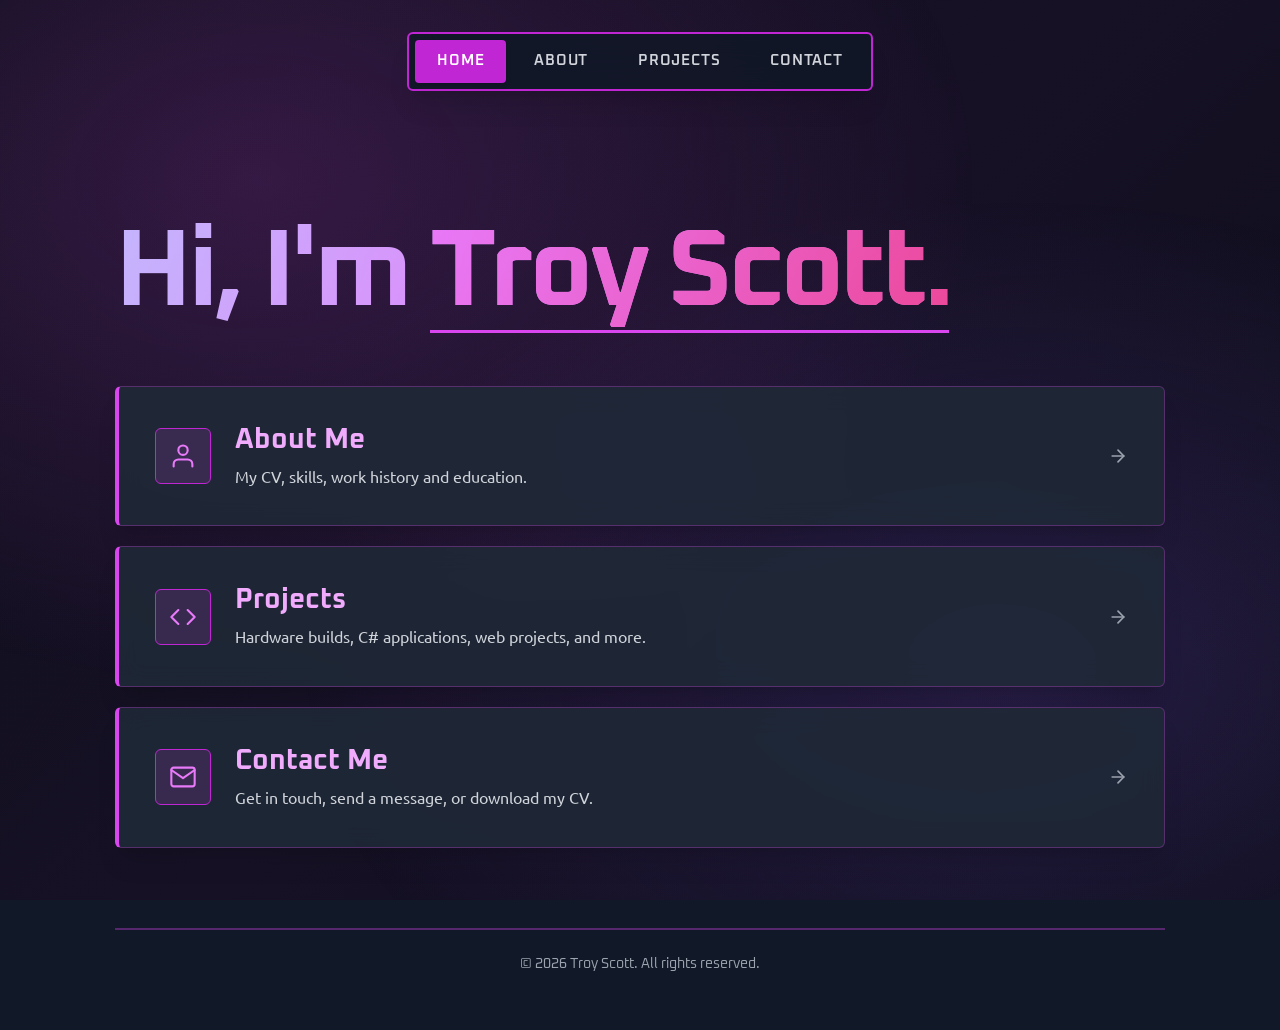
<file: index.html>
<!DOCTYPE html>
<html lang="en">

<head>
    <meta charset="UTF-8">
    <meta name="viewport" content="width=device-width, initial-scale=1.0">
    <meta name="description"
        content="Troy Scott's portfolio - IT Technical Support student, hardware enthusiast, and web developer.">
    <title>Portfolio | Troy Scott</title>
    <link rel="stylesheet" href="style.css?v=2">
</head>

<body>
    <nav>
        <ul>
            <li><a href="index.html" aria-current="page">Home</a></li>
            <li><a href="about.html">About</a></li>
            <li><a href="projects.html">Projects</a></li>
            <li><a href="contact.html">Contact</a></li>
        </ul>
    </nav>

    <main id="home">
        <header>
            <h1>Hi, I'm <span>Troy Scott.</span></h1>
        </header>

        <div class="nav-cards">
            <a href="about.html" class="nav-card">
                <div class="nav-card-icon">
                    <svg width="28" height="28" fill="none" stroke="currentColor" stroke-width="1.8"
                        stroke-linecap="round" stroke-linejoin="round" viewBox="0 0 24 24">
                        <path d="M20 21v-2a4 4 0 0 0-4-4H8a4 4 0 0 0-4 4v2"></path>
                        <circle cx="12" cy="7" r="4"></circle>
                    </svg>
                </div>
                <div class="nav-card-body">
                    <h2>About Me</h2>
                    <p>My CV, skills, work history and education.</p>
                </div>
                <div class="nav-card-arrow">
                    <svg width="20" height="20" fill="none" stroke="currentColor" stroke-width="2"
                        stroke-linecap="round" stroke-linejoin="round" viewBox="0 0 24 24">
                        <line x1="5" y1="12" x2="19" y2="12"></line>
                        <polyline points="12 5 19 12 12 19"></polyline>
                    </svg>
                </div>
            </a>

            <a href="projects.html" class="nav-card">
                <div class="nav-card-icon">
                    <svg width="28" height="28" fill="none" stroke="currentColor" stroke-width="1.8"
                        stroke-linecap="round" stroke-linejoin="round" viewBox="0 0 24 24">
                        <polyline points="16 18 22 12 16 6"></polyline>
                        <polyline points="8 6 2 12 8 18"></polyline>
                    </svg>
                </div>
                <div class="nav-card-body">
                    <h2>Projects</h2>
                    <p>Hardware builds, C# applications, web projects, and more.</p>
                </div>
                <div class="nav-card-arrow">
                    <svg width="20" height="20" fill="none" stroke="currentColor" stroke-width="2"
                        stroke-linecap="round" stroke-linejoin="round" viewBox="0 0 24 24">
                        <line x1="5" y1="12" x2="19" y2="12"></line>
                        <polyline points="12 5 19 12 12 19"></polyline>
                    </svg>
                </div>
            </a>

            <a href="contact.html" class="nav-card">
                <div class="nav-card-icon">
                    <svg width="28" height="28" fill="none" stroke="currentColor" stroke-width="1.8"
                        stroke-linecap="round" stroke-linejoin="round" viewBox="0 0 24 24">
                        <path d="M4 4h16c1.1 0 2 .9 2 2v12c0 1.1-.9 2-2 2H4c-1.1 0-2-.9-2-2V6c0-1.1.9-2 2-2z"></path>
                        <polyline points="22,6 12,13 2,6"></polyline>
                    </svg>
                </div>
                <div class="nav-card-body">
                    <h2>Contact Me</h2>
                    <p>Get in touch, send a message, or download my CV.</p>
                </div>
                <div class="nav-card-arrow">
                    <svg width="20" height="20" fill="none" stroke="currentColor" stroke-width="2"
                        stroke-linecap="round" stroke-linejoin="round" viewBox="0 0 24 24">
                        <line x1="5" y1="12" x2="19" y2="12"></line>
                        <polyline points="12 5 19 12 12 19"></polyline>
                    </svg>
                </div>
            </a>
        </div>
    </main>

    <footer>
        <p>&copy; 2026 Troy Scott. All rights reserved.</p>
    </footer>
</body>

</html>
</file>
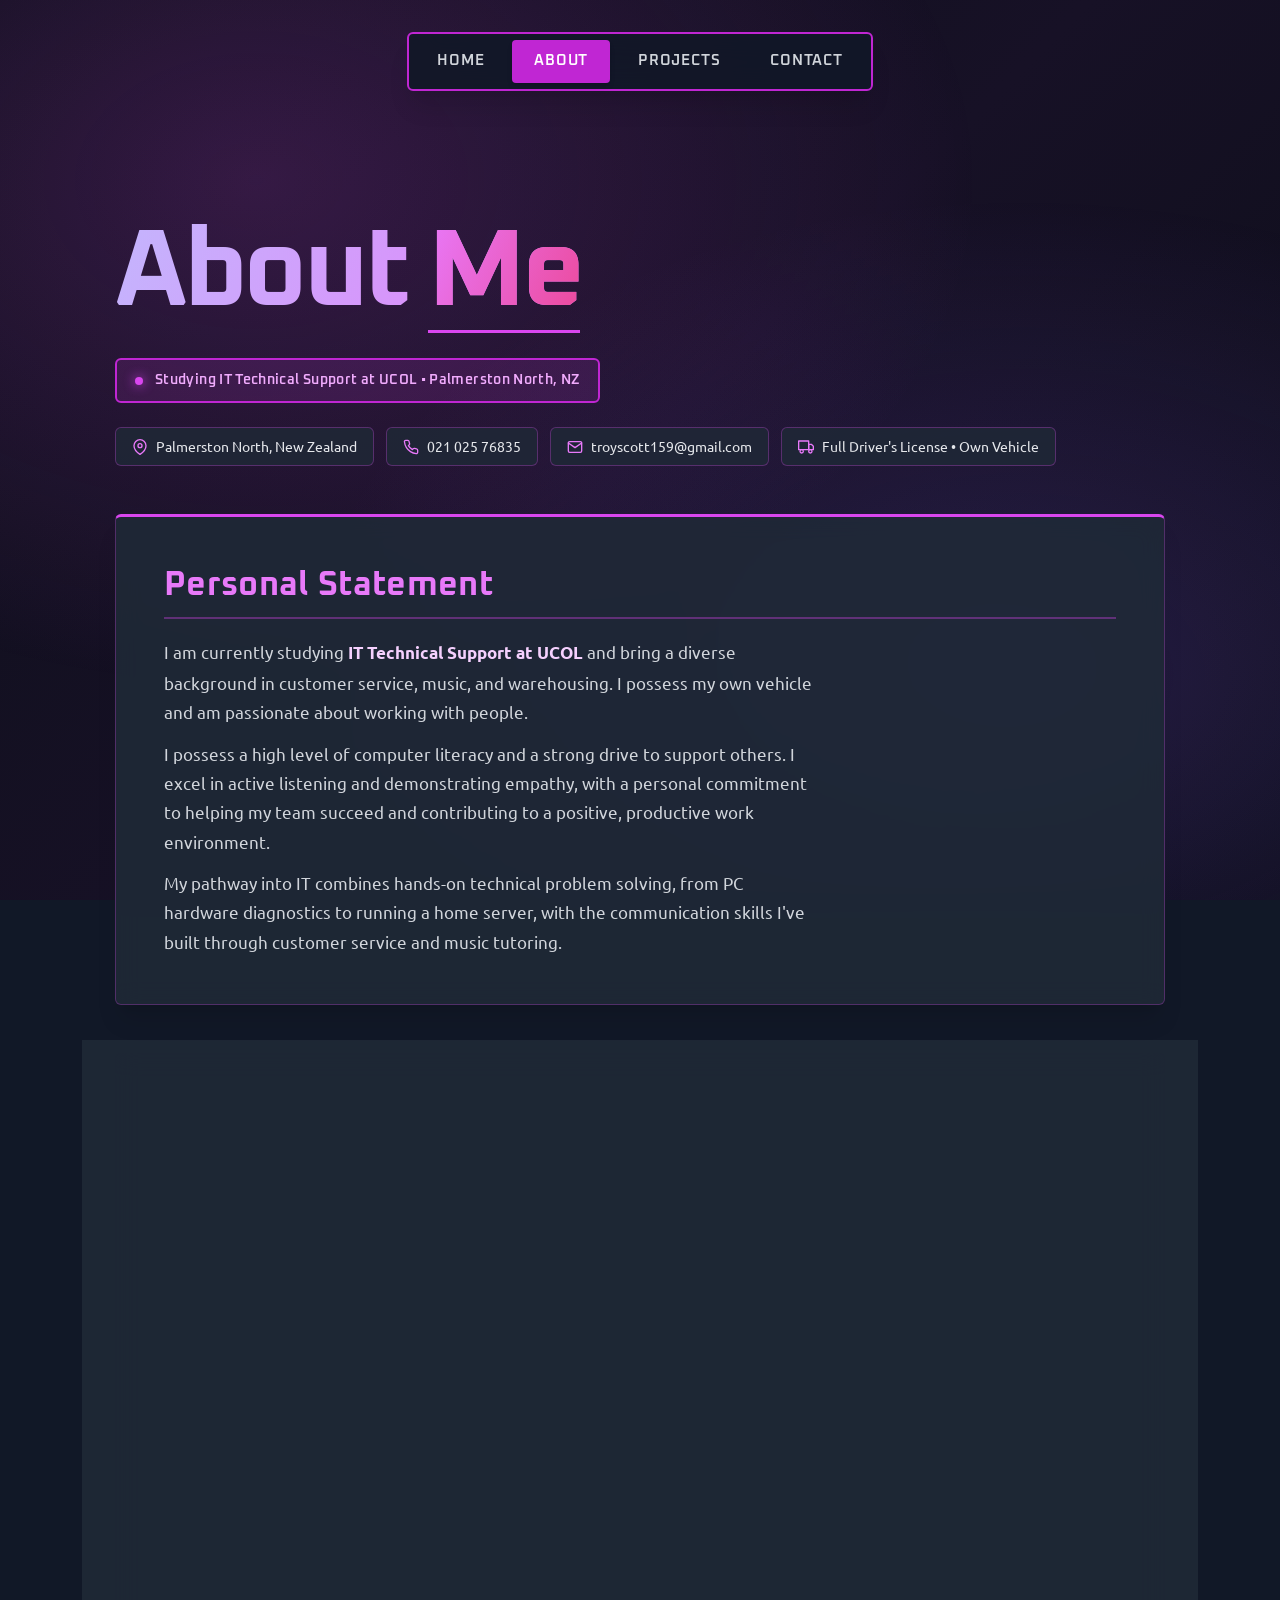
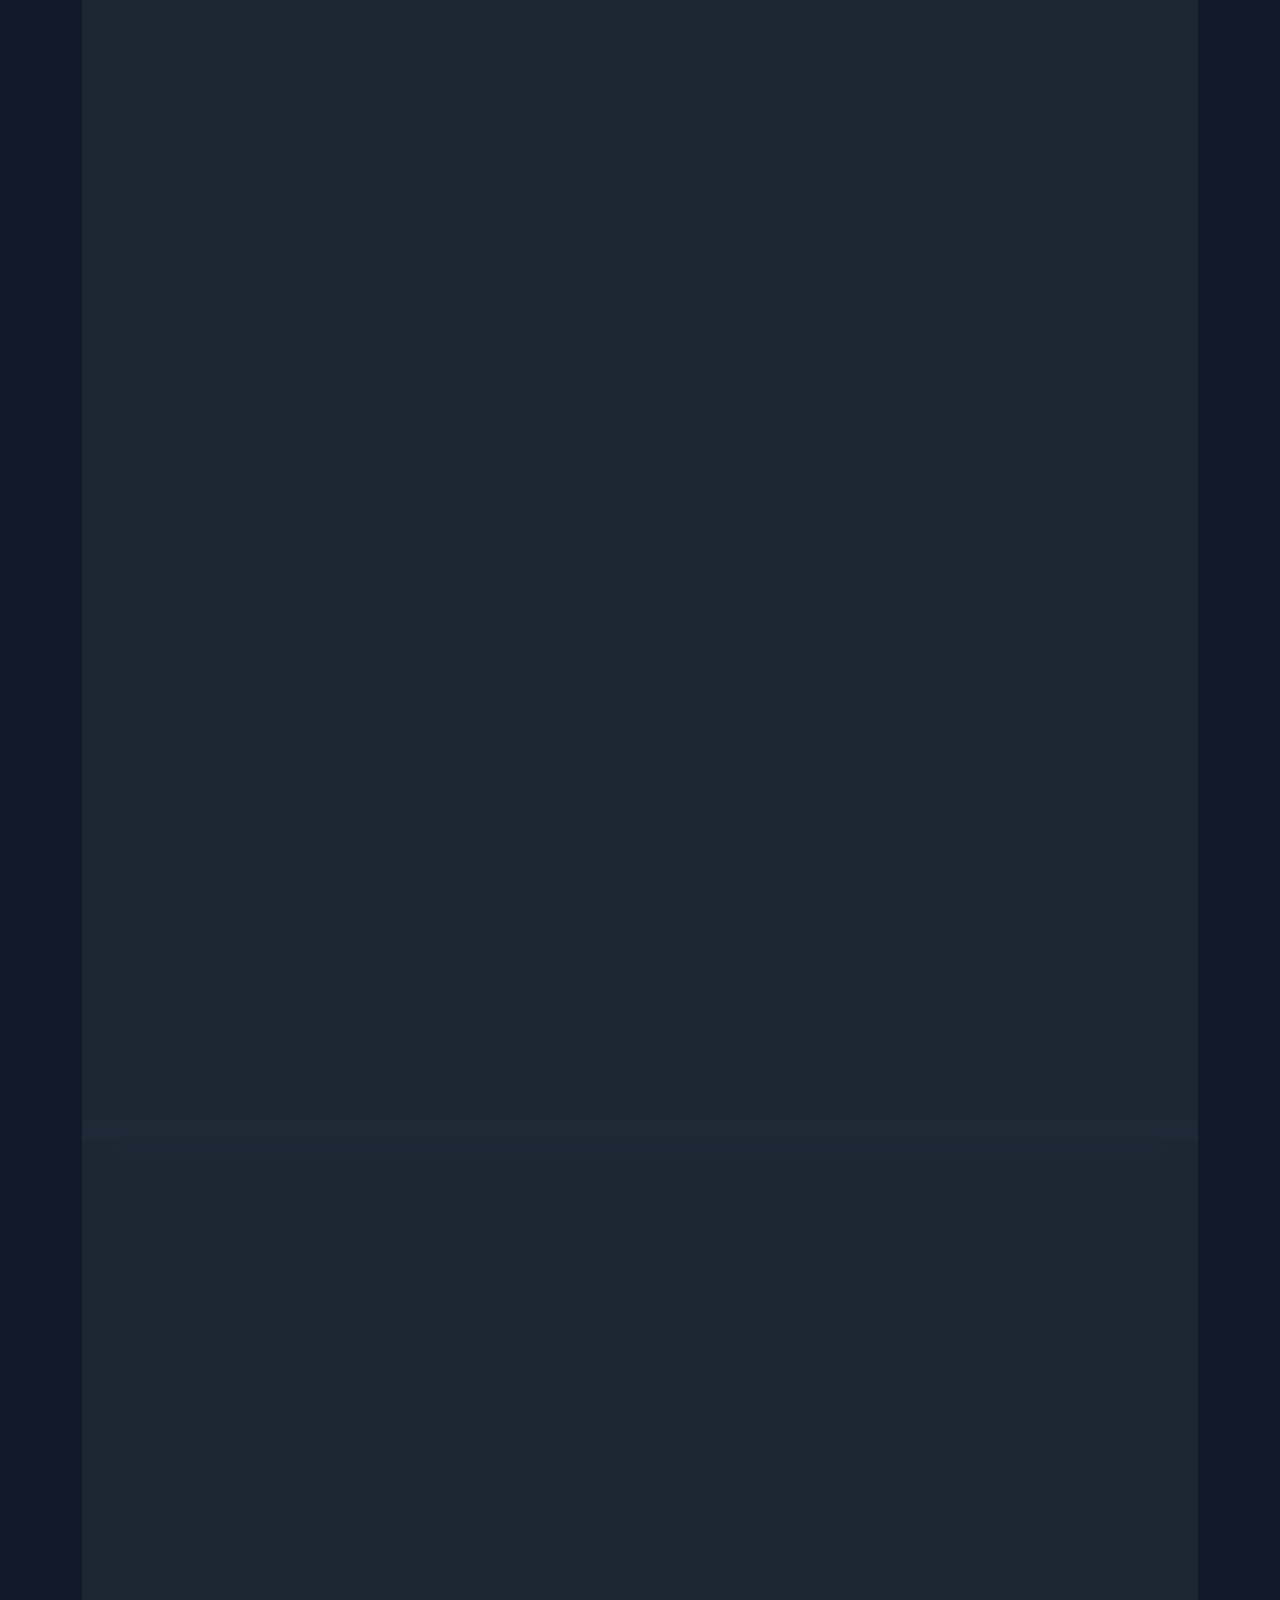
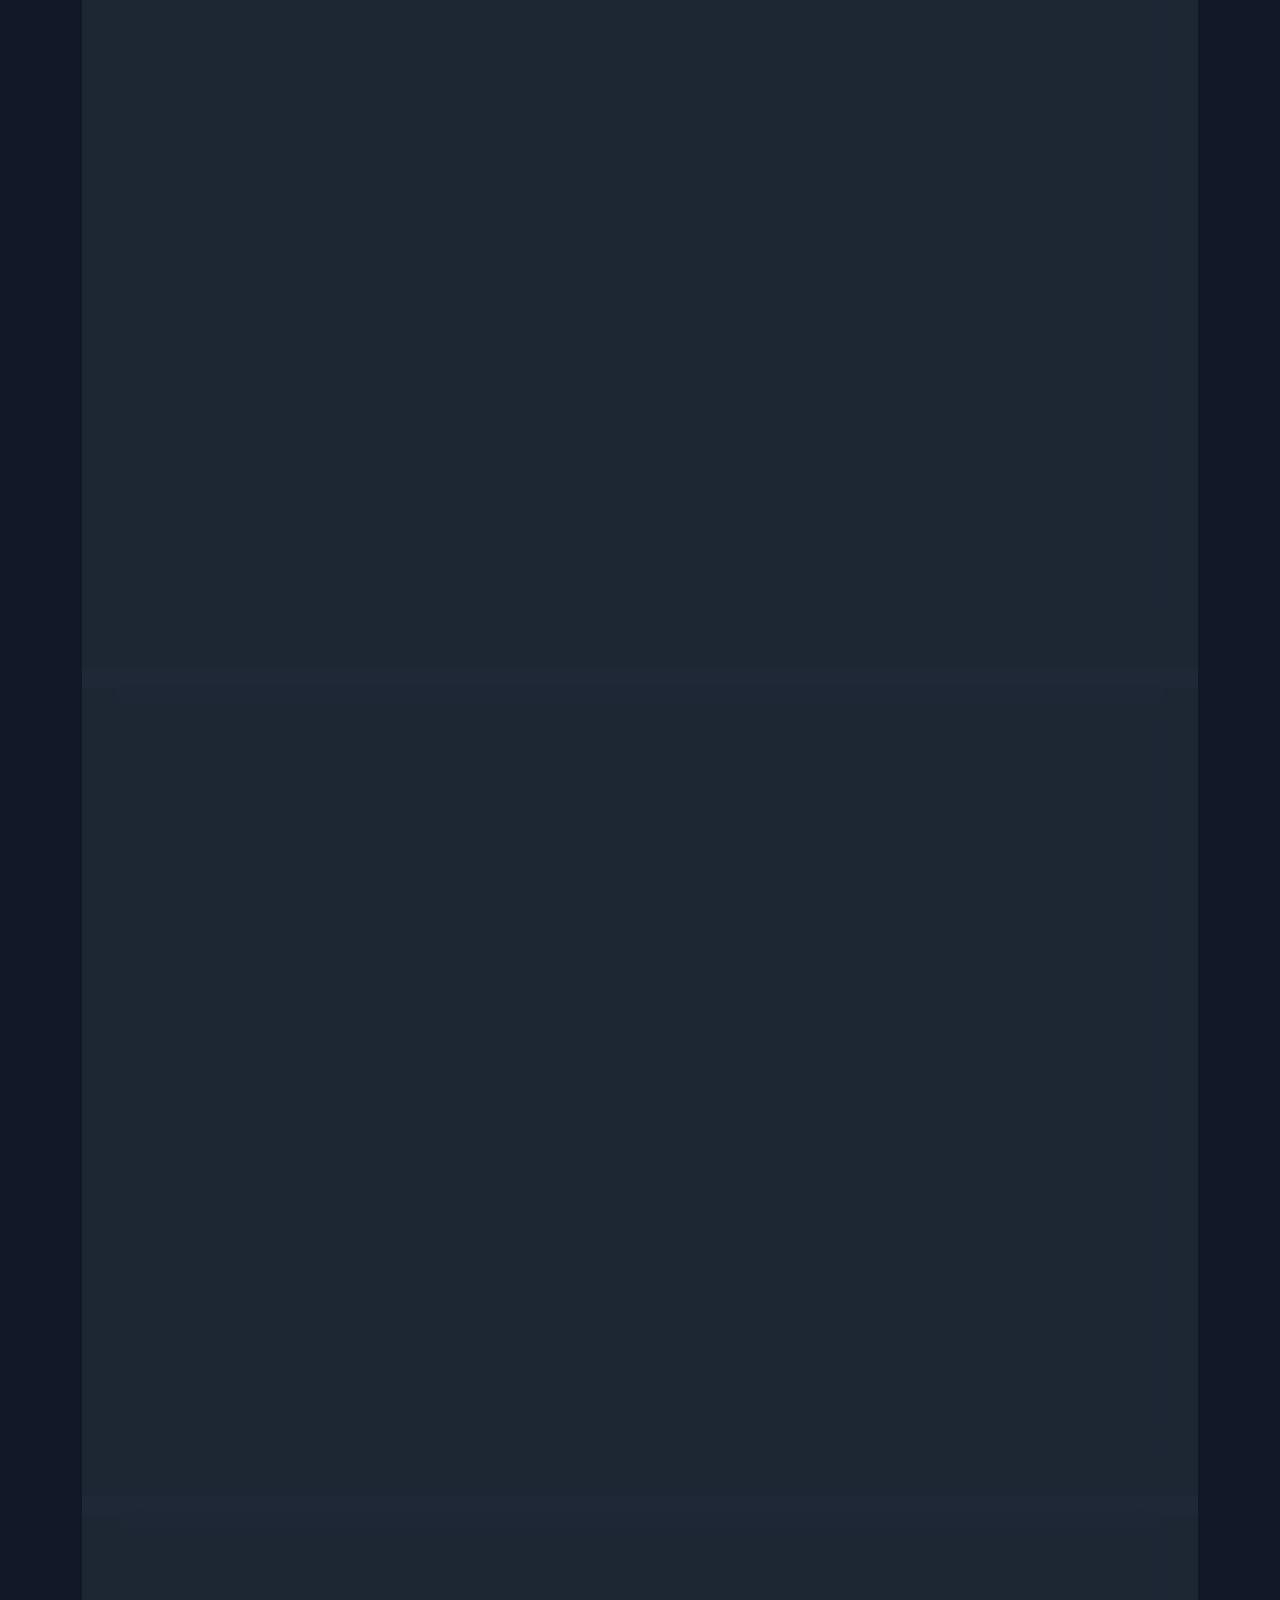
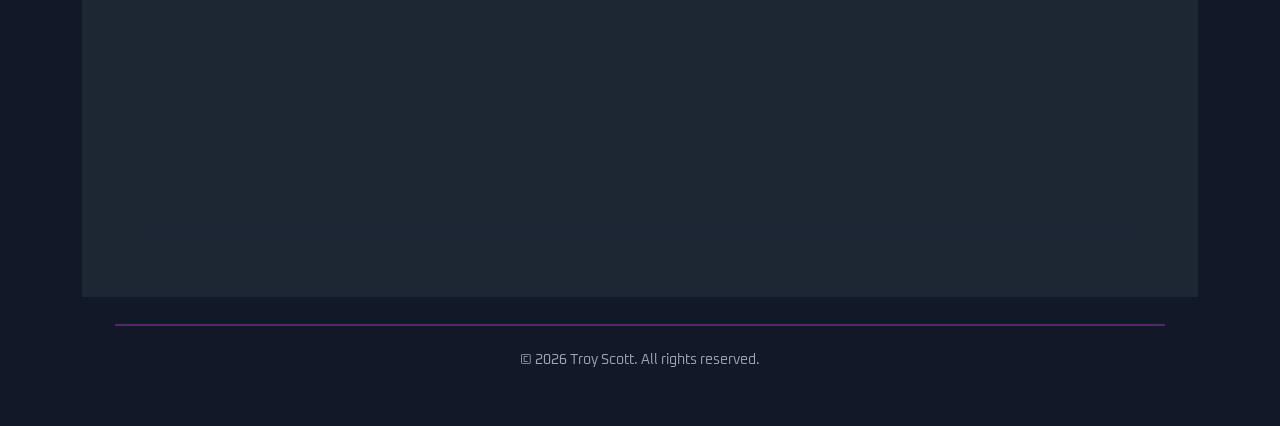
<file: about.html>
<!DOCTYPE html>
<html lang="en">

<head>
    <meta charset="UTF-8">
    <meta name="viewport" content="width=device-width, initial-scale=1.0">
    <meta name="description"
        content="Troy Scott - IT Technical Support student at UCOL, hardware diagnostician, systems enthusiast, and problem solver. View resume, skills, work experience, and education.">
    <title>About Me | Troy Scott</title>
    <link rel="stylesheet" href="style.css?v=2">
</head>

<body>
    <nav>
        <ul>
            <li><a href="index.html">Home</a></li>
            <li><a href="about.html" aria-current="page">About</a></li>
            <li><a href="projects.html">Projects</a></li>
            <li><a href="contact.html">Contact</a></li>
        </ul>
    </nav>

    <main id="about-page">
        <header>
            <h1>About <span>Me</span></h1>
            <p class="status">Studying IT Technical Support at UCOL &bull; Palmerston North, NZ</p>

            <div class="quick-info-bar">
                <div class="quick-info-item">
                    <svg width="16" height="16" fill="none" stroke="currentColor" stroke-width="2"
                        stroke-linecap="round" stroke-linejoin="round" viewBox="0 0 24 24">
                        <path d="M21 10c0 7-9 13-9 13s-9-6-9-13a9 9 0 0 1 18 0z"></path>
                        <circle cx="12" cy="10" r="3"></circle>
                    </svg>
                    <span>Palmerston North, New Zealand</span>
                </div>

                <div class="quick-info-item">
                    <svg width="16" height="16" fill="none" stroke="currentColor" stroke-width="2"
                        stroke-linecap="round" stroke-linejoin="round" viewBox="0 0 24 24">
                        <path
                            d="M22 16.92v3a2 2 0 0 1-2.18 2 19.79 19.79 0 0 1-8.63-3.07 19.5 19.5 0 0 1-6-6 19.79 19.79 0 0 1-3.07-8.67A2 2 0 0 1 4.11 2h3a2 2 0 0 1 2 1.72 12.84 12.84 0 0 0 .7 2.81 2 2 0 0 1-.45 2.11L8.09 9.91a16 16 0 0 0 6 6l1.27-1.27a2 2 0 0 1 2.11-.45 12.84 12.84 0 0 0 2.81.7A2 2 0 0 1 22 16.92z">
                        </path>
                    </svg>
                    <a href="tel:02102576835">021 025 76835</a>
                </div>

                <div class="quick-info-item">
                    <svg width="16" height="16" fill="none" stroke="currentColor" stroke-width="2"
                        stroke-linecap="round" stroke-linejoin="round" viewBox="0 0 24 24">
                        <path d="M4 4h16c1.1 0 2 .9 2 2v12c0 1.1-.9 2-2 2H4c-1.1 0-2-.9-2-2V6c0-1.1.9-2 2-2z"></path>
                        <polyline points="22,6 12,13 2,6"></polyline>
                    </svg>
                    <a href="mailto:troyscott159@gmail.com">troyscott159@gmail.com</a>
                </div>

                <div class="quick-info-item">
                    <svg width="16" height="16" fill="none" stroke="currentColor" stroke-width="2"
                        stroke-linecap="round" stroke-linejoin="round" viewBox="0 0 24 24">
                        <rect x="1" y="3" width="15" height="13"></rect>
                        <polygon points="16 8 20 8 23 11 23 16 16 16 16 8"></polygon>
                        <circle cx="5.5" cy="18.5" r="2.5"></circle>
                        <circle cx="18.5" cy="18.5" r="2.5"></circle>
                    </svg>
                    <span>Full Driver's License &bull; Own Vehicle</span>
                </div>
            </div>
        </header>

        <section class="card" id="profile">
            <h2>Personal Statement</h2>

            <p>
                I am currently studying <strong>IT Technical Support at UCOL</strong> and bring a diverse background in
                customer service, music, and warehousing. I possess my own vehicle and am passionate about working with
                people.
            </p>
            <p>
                I possess a high level of computer literacy and a strong drive to support others. I excel in active
                listening and demonstrating empathy, with a personal commitment to helping my team succeed and
                contributing to a positive, productive work environment.
            </p>
            <p>
                My pathway into IT combines hands-on technical problem solving, from PC hardware diagnostics to
                running a home server, with the communication skills I've built through customer service and music
                tutoring.
            </p>
        </section>

        <section class="card" id="skills">
            <h2>Skills</h2>

            <div class="skills-grid">
                <div class="skill-card">
                    <div class="skill-card-top">
                        <div class="skill-card-header">
                            <div class="skill-icon-wrapper">
                                <svg width="20" height="20" fill="none" stroke="currentColor" stroke-width="2"
                                    stroke-linecap="round" stroke-linejoin="round" viewBox="0 0 24 24">
                                    <rect x="4" y="4" width="16" height="16" rx="2" ry="2"></rect>
                                    <rect x="9" y="9" width="6" height="6"></rect>
                                    <line x1="9" y1="1" x2="9" y2="4"></line>
                                    <line x1="15" y1="1" x2="15" y2="4"></line>
                                    <line x1="9" y1="20" x2="9" y2="23"></line>
                                    <line x1="15" y1="20" x2="15" y2="23"></line>
                                    <line x1="20" y1="9" x2="23" y2="9"></line>
                                    <line x1="20" y1="14" x2="23" y2="14"></line>
                                    <line x1="1" y1="9" x2="4" y2="9"></line>
                                    <line x1="1" y1="14" x2="4" y2="14"></line>
                                </svg>
                            </div>
                            <h3>Hardware Repair &amp; Diagnostics</h3>
                        </div>
                        <p>
                            Custom PC building and diagnostics (AMD/NVIDIA architectures), thermal management, and
                            electronics repair (diagnosing power delivery, sleep sensors, and mechanical faults in
                            devices ranging from Nintendo consoles to vintage audio equipment).
                        </p>
                    </div>
                    <ul class="tech-stack">
                        <li>AMD &amp; NVIDIA Architectures</li>
                        <li>Custom PC Building</li>
                        <li>Thermal Management</li>
                        <li>Electronics Repair</li>
                        <li>Power Delivery Diagnostics</li>
                        <li>Console &amp; Audio Equipment</li>
                    </ul>
                </div>

                <div class="skill-card">
                    <div class="skill-card-top">
                        <div class="skill-card-header">
                            <div class="skill-icon-wrapper">
                                <svg width="20" height="20" fill="none" stroke="currentColor" stroke-width="2"
                                    stroke-linecap="round" stroke-linejoin="round" viewBox="0 0 24 24">
                                    <polyline points="4 17 10 11 4 5"></polyline>
                                    <line x1="12" y1="19" x2="20" y2="19"></line>
                                </svg>
                            </div>
                            <h3>Software &amp; OS</h3>
                        </div>
                        <p>
                            Windows environment optimization, Linux CLI, BIOS configuration (including
                            SVM/Virtualization), custom firmware installation, and systematic software troubleshooting.
                        </p>
                    </div>
                    <ul class="tech-stack">
                        <li>Windows Optimization</li>
                        <li>Linux CLI</li>
                        <li>BIOS Configuration</li>
                        <li>SVM / Virtualization</li>
                        <li>Custom Firmware</li>
                        <li>Software Troubleshooting</li>
                    </ul>
                </div>

                <div class="skill-card">
                    <div class="skill-card-top">
                        <div class="skill-card-header">
                            <div class="skill-icon-wrapper">
                                <svg width="20" height="20" fill="none" stroke="currentColor" stroke-width="2"
                                    stroke-linecap="round" stroke-linejoin="round" viewBox="0 0 24 24">
                                    <circle cx="12" cy="12" r="10"></circle>
                                    <line x1="2" y1="12" x2="22" y2="12"></line>
                                    <path
                                        d="M12 2a15.3 15.3 0 0 1 4 10 15.3 15.3 0 0 1-4 10 15.3 15.3 0 0 1-4-10 15.3 15.3 0 0 1 4-10z">
                                    </path>
                                </svg>
                            </div>
                            <h3>Networking</h3>
                        </div>
                        <p>
                            Dedicated server deployment (Google Cloud Platform, Linux/SSH), firewall configuration, and
                            performance profiling. Cisco experience (CLI and setup/configuration) and hardware
                            deployment across various brands of switches and routers.
                        </p>
                    </div>
                    <ul class="tech-stack">
                        <li>Google Cloud Platform</li>
                        <li>Linux / SSH</li>
                        <li>Firewall Configuration</li>
                        <li>Cisco CLI</li>
                        <li>Switches &amp; Routers</li>
                        <li>Performance Profiling</li>
                    </ul>
                </div>

                <div class="skill-card">
                    <div class="skill-card-top">
                        <div class="skill-card-header">
                            <div class="skill-icon-wrapper">
                                <svg width="20" height="20" fill="none" stroke="currentColor" stroke-width="2"
                                    stroke-linecap="round" stroke-linejoin="round" viewBox="0 0 24 24">
                                    <polyline points="16 18 22 12 16 6"></polyline>
                                    <polyline points="8 6 2 12 8 18"></polyline>
                                </svg>
                            </div>
                            <h3>Programming &amp; Web Development</h3>
                        </div>
                        <p>
                            Application development in C#, modern frontend design (HTML, CSS, JavaScript), and database
                            querying with SQL scripting, utilizing Visual Studio Code as a primary environment.
                        </p>
                    </div>
                    <ul class="tech-stack">
                        <li>C#</li>
                        <li>.NET</li>
                        <li>HTML5 &amp; CSS3</li>
                        <li>JavaScript</li>
                        <li>SQL Scripting</li>
                        <li>Visual Studio Code</li>
                    </ul>
                </div>

                <div class="skill-card">
                    <div class="skill-card-top">
                        <div class="skill-card-header">
                            <div class="skill-icon-wrapper">
                                <svg width="20" height="20" fill="none" stroke="currentColor" stroke-width="2"
                                    stroke-linecap="round" stroke-linejoin="round" viewBox="0 0 24 24">
                                    <ellipse cx="12" cy="5" rx="9" ry="3"></ellipse>
                                    <path d="M21 12c0 1.66-4 3-9 3s-9-1.34-9-3"></path>
                                    <path d="M3 5v14c0 1.66 4 3 9 3s9-1.34 9-3V5"></path>
                                </svg>
                            </div>
                            <h3>Database &amp; Systems Analysis</h3>
                        </div>
                        <p>
                            Relational database design, Entity-Relationship Diagram (ERD) modelling (mapping 1:M and M:M
                            relationships), data normalization, and system requirements analysis.
                        </p>
                    </div>
                    <ul class="tech-stack">
                        <li>Relational Database Design</li>
                        <li>ERD Modelling</li>
                        <li>1:M &amp; M:M Relationships</li>
                        <li>Data Normalization</li>
                        <li>System Requirements</li>
                    </ul>
                </div>

                <div class="skill-card">
                    <div class="skill-card-top">
                        <div class="skill-card-header">
                            <div class="skill-icon-wrapper">
                                <svg width="20" height="20" fill="none" stroke="currentColor" stroke-width="2"
                                    stroke-linecap="round" stroke-linejoin="round" viewBox="0 0 24 24">
                                    <rect x="2" y="2" width="20" height="8" rx="2" ry="2"></rect>
                                    <rect x="2" y="14" width="20" height="8" rx="2" ry="2"></rect>
                                    <line x1="6" y1="6" x2="6.01" y2="6"></line>
                                    <line x1="6" y1="18" x2="6.01" y2="18"></line>
                                </svg>
                            </div>
                            <h3>Infrastructure &amp; Virtualization</h3>
                        </div>
                        <p>
                            Self-hosted homelab configuration utilizing Proxmox, network-wide ad blocking deployment,
                            bash scripting, and cloud server administration across Microsoft Azure and Google Cloud
                            Platform.
                        </p>
                    </div>
                    <ul class="tech-stack">
                        <li>Proxmox VM</li>
                        <li>Self-Hosted Homelab</li>
                        <li>Network-Wide Ad Blocking</li>
                        <li>Bash Scripting</li>
                        <li>Microsoft Azure</li>
                        <li>Google Cloud Platform</li>
                    </ul>
                </div>

                <div class="skill-card">
                    <div class="skill-card-top">
                        <div class="skill-card-header">
                            <div class="skill-icon-wrapper">
                                <svg width="20" height="20" fill="none" stroke="currentColor" stroke-width="2"
                                    stroke-linecap="round" stroke-linejoin="round" viewBox="0 0 24 24">
                                    <path d="M17 21v-2a4 4 0 0 0-4-4H5a4 4 0 0 0-4 4v2"></path>
                                    <circle cx="9" cy="7" r="4"></circle>
                                    <path d="M23 21v-2a4 4 0 0 0-3-3.87"></path>
                                    <path d="M16 3.13a4 4 0 0 1 0 7.75"></path>
                                </svg>
                            </div>
                            <h3>Technical Support &amp; Client Communication</h3>
                        </div>
                        <p>
                            End-user troubleshooting, translating complex technical issues for non-technical users
                            (backed by extensive front-line customer service experience), and collaborative agile
                            teamwork.
                        </p>
                    </div>
                    <ul class="tech-stack">
                        <li>End-User Troubleshooting</li>
                        <li>Technical Translation</li>
                        <li>Customer Service Empathy</li>
                        <li>Agile Teamwork</li>
                        <li>Active Listening</li>
                    </ul>
                </div>
            </div>
        </section>

        <section class="card" id="experience">
            <h2>Work History</h2>


            <div class="timeline">
                <div class="timeline-item">
                    <div class="timeline-header">
                        <h3 class="timeline-role">Store Worker</h3>
                        <div class="timeline-meta">
                            <span class="timeline-date">05/2024 &ndash; 01/2025</span>
                        </div>
                    </div>
                    <div class="timeline-company">
                        <span>Subway</span>
                        <span class="timeline-location">&bull; Auckland, New Zealand</span>
                    </div>
                    <p class="timeline-desc">
                        My duties included general food prep and customer service as well as running and closing the
                        store. These responsibilities I carried out alone every night and required me to be diligent and
                        display a high level of maturity. I loved engaging with the wide variety of different cultures
                        and people that came into the store due to its close proximity to Spark Arena.
                    </p>
                    <ul class="timeline-tags">
                        <li>Sole Charge Night Operations</li>
                        <li>Customer Service</li>
                        <li>Store Closing &amp; Cash Balancing</li>
                        <li>High-Volume Foot Traffic</li>
                        <li>Accountability &amp; Diligence</li>
                    </ul>
                </div>

                <div class="timeline-item">
                    <div class="timeline-header">
                        <h3 class="timeline-role">Store Person</h3>
                        <div class="timeline-meta">
                            <span class="timeline-date">10/2022 &ndash; 05/2023</span>
                        </div>
                    </div>
                    <div class="timeline-company">
                        <span>Sakura Filters</span>
                        <span class="timeline-location">&bull; Auckland, New Zealand</span>
                    </div>
                    <p class="timeline-desc">
                        My duties included picking and packing orders, utilizing a Reachtruck and Counterbalance
                        forklift to safely store and remove pallets. I also engaged with customers frequently,
                        fulfilling personal orders that needed to be picked up same-day. I worked independently picking
                        orders that had the highest priority as well as packing and dispatching them accurately.
                    </p>
                    <ul class="timeline-tags">
                        <li>Reachtruck &amp; Counterbalance Forklift</li>
                        <li>Pallet Racking &amp; Storage</li>
                        <li>High-Priority Order Picking</li>
                        <li>Same-Day Customer Fulfillment</li>
                        <li>Inventory Accuracy</li>
                    </ul>
                </div>

                <div class="timeline-item">
                    <div class="timeline-header">
                        <h3 class="timeline-role">Instrument Tutor (Bass Guitar &amp; Drums)</h3>
                        <div class="timeline-meta">
                            <span class="timeline-date">02/2019 &ndash; 12/2020</span>
                        </div>
                    </div>
                    <div class="timeline-company">
                        <span>Manawatu Musician Makers</span>
                        <span class="timeline-location">&bull; Palmerston North, New Zealand</span>
                    </div>
                    <p class="timeline-desc">
                        My duties included teaching both Bass guitar and Drums to students ranging from 5 years old all
                        the way up to 40-year-old adults. It involved drafting individualized teaching plans as well as
                        engaging students to stay interested and involved in each lesson. I communicated regularly with
                        parents regarding homework assignments as well as overall yearly learning goals.
                    </p>
                    <ul class="timeline-tags">
                        <li>Bass Guitar &amp; Drums Instruction</li>
                        <li>Individualized Lesson Planning</li>
                        <li>Student Engagement (Ages 5 to 40)</li>
                        <li>Parent Communication &amp; Goal Tracking</li>
                        <li>Patience &amp; Mentorship</li>
                    </ul>
                </div>
            </div>
        </section>

        <section class="card" id="education">
            <h2>Education</h2>


            <div class="timeline">
                <div class="timeline-item active-item">
                    <div class="timeline-header">
                        <h3 class="timeline-role">IT Technical Support</h3>
                        <div class="timeline-meta">
                            <span class="timeline-date current">02/2026 &ndash; 2026 (Currently Studying)</span>
                        </div>
                    </div>
                    <div class="timeline-company">
                        <span>UCOL (Universal College of Learning)</span>
                        <span class="timeline-location">&bull; Palmerston North</span>
                    </div>
                    <p class="timeline-desc">
                        Currently studying IT at UCOL, covering programming, relational databases, networking, web
                        development, systems analysis, and computer hardware. The course focuses on both backend
                        systems and practical, day-to-day technical support through hands-on labs and group projects.
                    </p>
                    <ul class="timeline-tags">
                        <li>Hardware Fundamentals</li>
                        <li>Networking &amp; Cisco</li>
                        <li>Relational Databases &amp; SQL</li>
                        <li>Web Development</li>
                        <li>Systems Analysis</li>
                        <li>End-User Tech Support</li>
                    </ul>
                </div>

                <div class="timeline-item">
                    <div class="timeline-header">
                        <h3 class="timeline-role">Employment Preparations Program</h3>
                        <div class="timeline-meta">
                            <span class="timeline-date">03/2025 &ndash; 06/2025</span>
                        </div>
                    </div>
                    <div class="timeline-company">
                        <span>Industry Training Auckland (ITA)</span>
                        <span class="timeline-location">&bull; Auckland</span>
                    </div>
                    <p class="timeline-desc">
                        Completed a workplace preparation course focused on workplace communication, working in a team,
                        and preparing for full-time employment.
                    </p>
                    <ul class="timeline-tags">
                        <li>Workplace Communication</li>
                        <li>Professional Readiness</li>
                        <li>Collaborative Teamwork</li>
                    </ul>
                </div>

                <div class="timeline-item">
                    <div class="timeline-header">
                        <h3 class="timeline-role">NCEA Level 3 &ndash; University Entrance</h3>
                        <div class="timeline-meta">
                            <span class="timeline-date">2020</span>
                        </div>
                    </div>
                    <div class="timeline-company">
                        <span>New Zealand Qualifications Authority (NZQA)</span>
                    </div>
                    <p class="timeline-desc">
                        Attained National Certificate of Educational Achievement Level 3 with University Entrance
                        endorsement.
                    </p>
                </div>
            </div>
        </section>

        <section class="card" id="portfolio-showcase">
            <h2>My Portfolio Website &amp; CV Download</h2>

            <p>
                This portfolio website is designed and coded to showcase my skills, practical technical projects, and my
                complete CV content. Feel free to download my resume below or connect with me directly:
            </p>

            <div class="cv-callout-actions">
                <a href="Troy_Scott_CV_Resume_2026.pdf" target="_blank" rel="noopener noreferrer" class="download-btn">
                    <svg width="20" height="20" fill="none" stroke="currentColor" stroke-width="2"
                        stroke-linecap="round" stroke-linejoin="round" viewBox="0 0 24 24">
                        <path d="M21 15v4a2 2 0 0 1-2 2H5a2 2 0 0 1-2-2v-4"></path>
                        <polyline points="7 10 12 15 17 10"></polyline>
                        <line x1="12" y1="15" x2="12" y2="3"></line>
                    </svg>
                    Download CV (PDF)
                </a>
                <a href="contact.html" class="secondary-btn">Get In Touch</a>
                <a href="projects.html" class="secondary-btn">Explore Projects</a>
            </div>
        </section>
    </main>

    <footer>
        <p>&copy; 2026 Troy Scott. All rights reserved.</p>
    </footer>
</body>

</html>
</file>
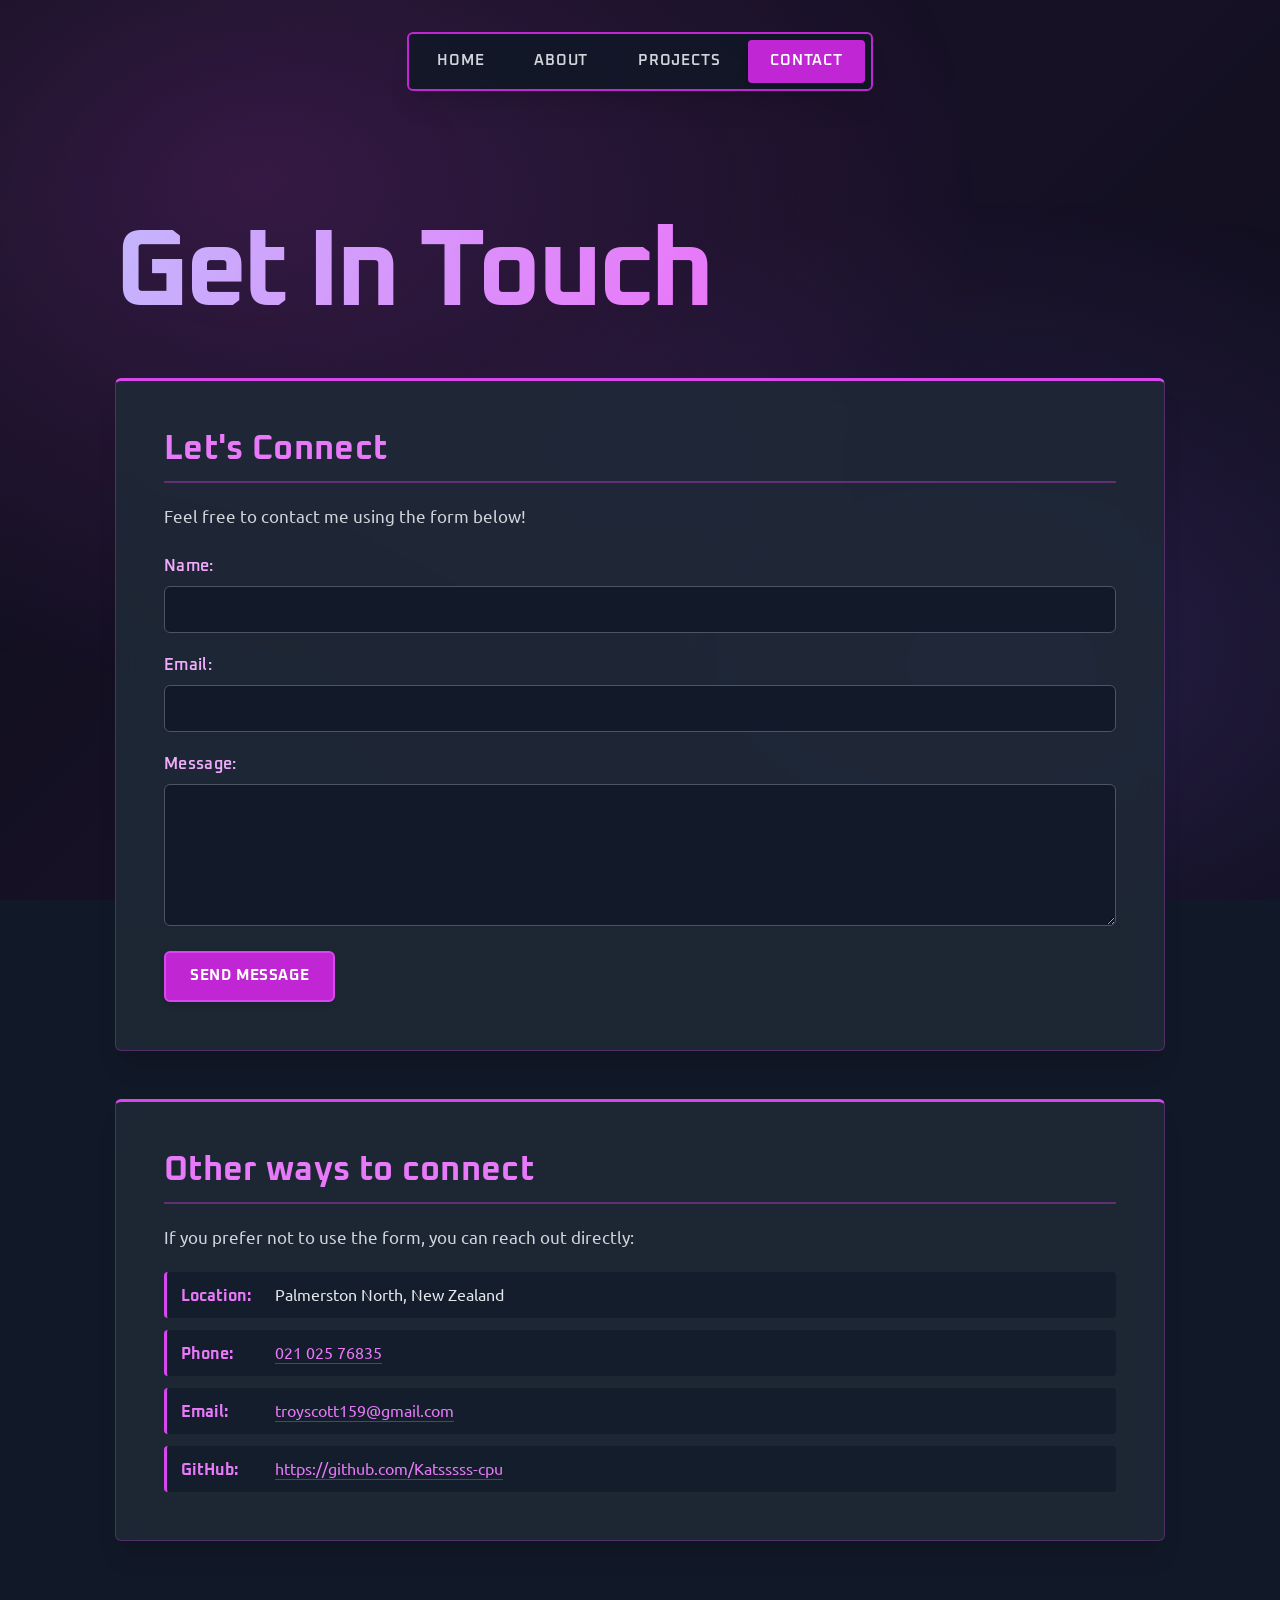
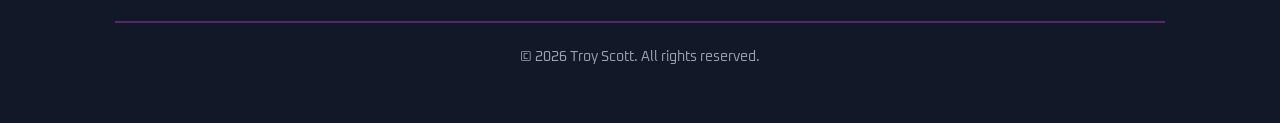
<file: contact.html>
<!DOCTYPE html>
<html lang="en">

<head>
    <meta charset="UTF-8">
    <meta name="viewport" content="width=device-width, initial-scale=1.0">
    <title>Contact | Troy Scott</title>
    <link rel="stylesheet" href="style.css?v=2">
</head>

<body>
    <nav>
        <ul>
            <li><a href="index.html">Home</a></li>
            <li><a href="about.html">About</a></li>
            <li><a href="projects.html">Projects</a></li>
            <li><a href="contact.html" aria-current="page">Contact</a></li>
        </ul>
    </nav>

    <main id="contact-page">
        <header>
            <h1>Get in Touch</h1>
        </header>

        <section class="card" id="contact-form-section">
            <h2>Let's Connect</h2>
            <p>Feel free to contact me using the form below!</p>

            <form action="https://api.web3forms.com/submit" method="POST" class="contact-form">
                <input type="hidden" name="access_key" value="a7f1443f-bfd0-4184-b99f-52ac96caaea8">

                <div class="form-group">
                    <label for="name">Name:</label>
                    <input type="text" id="name" name="name" required class="form-input">
                </div>

                <div class="form-group">
                    <label for="email">Email:</label>
                    <input type="email" id="email" name="email" required class="form-input">
                </div>

                <div class="form-group">
                    <label for="message">Message:</label>
                    <textarea id="message" name="message" rows="5" required class="form-input"></textarea>
                </div>

                <button type="submit" class="portfolio-btn">Send Message</button>
            </form>
        </section>

        <section class="card" id="contact-details">
            <h2>Other ways to connect</h2>
            <p>If you prefer not to use the form, you can reach out directly:</p>

            <ul class="contact-list">
                <li>
                    <strong>Location:</strong>
                    <span>Palmerston North, New Zealand</span>
                </li>
                <li>
                    <strong>Phone:</strong>
                    <a href="tel:02102576835">021 025 76835</a>
                </li>
                <li>
                    <strong>Email:</strong>
                    <a href="mailto:troyscott159@gmail.com">troyscott159@gmail.com</a>
                </li>
                <li>
                    <strong>GitHub:</strong>
                    <a href="https://github.com/Katsssss-cpu" target="_blank">https://github.com/Katsssss-cpu</a>
                </li>
            </ul>
        </section>
    </main>

    <footer>
        <p>&copy; 2026 Troy Scott. All rights reserved.</p>
    </footer>
</body>

</html>
</file>
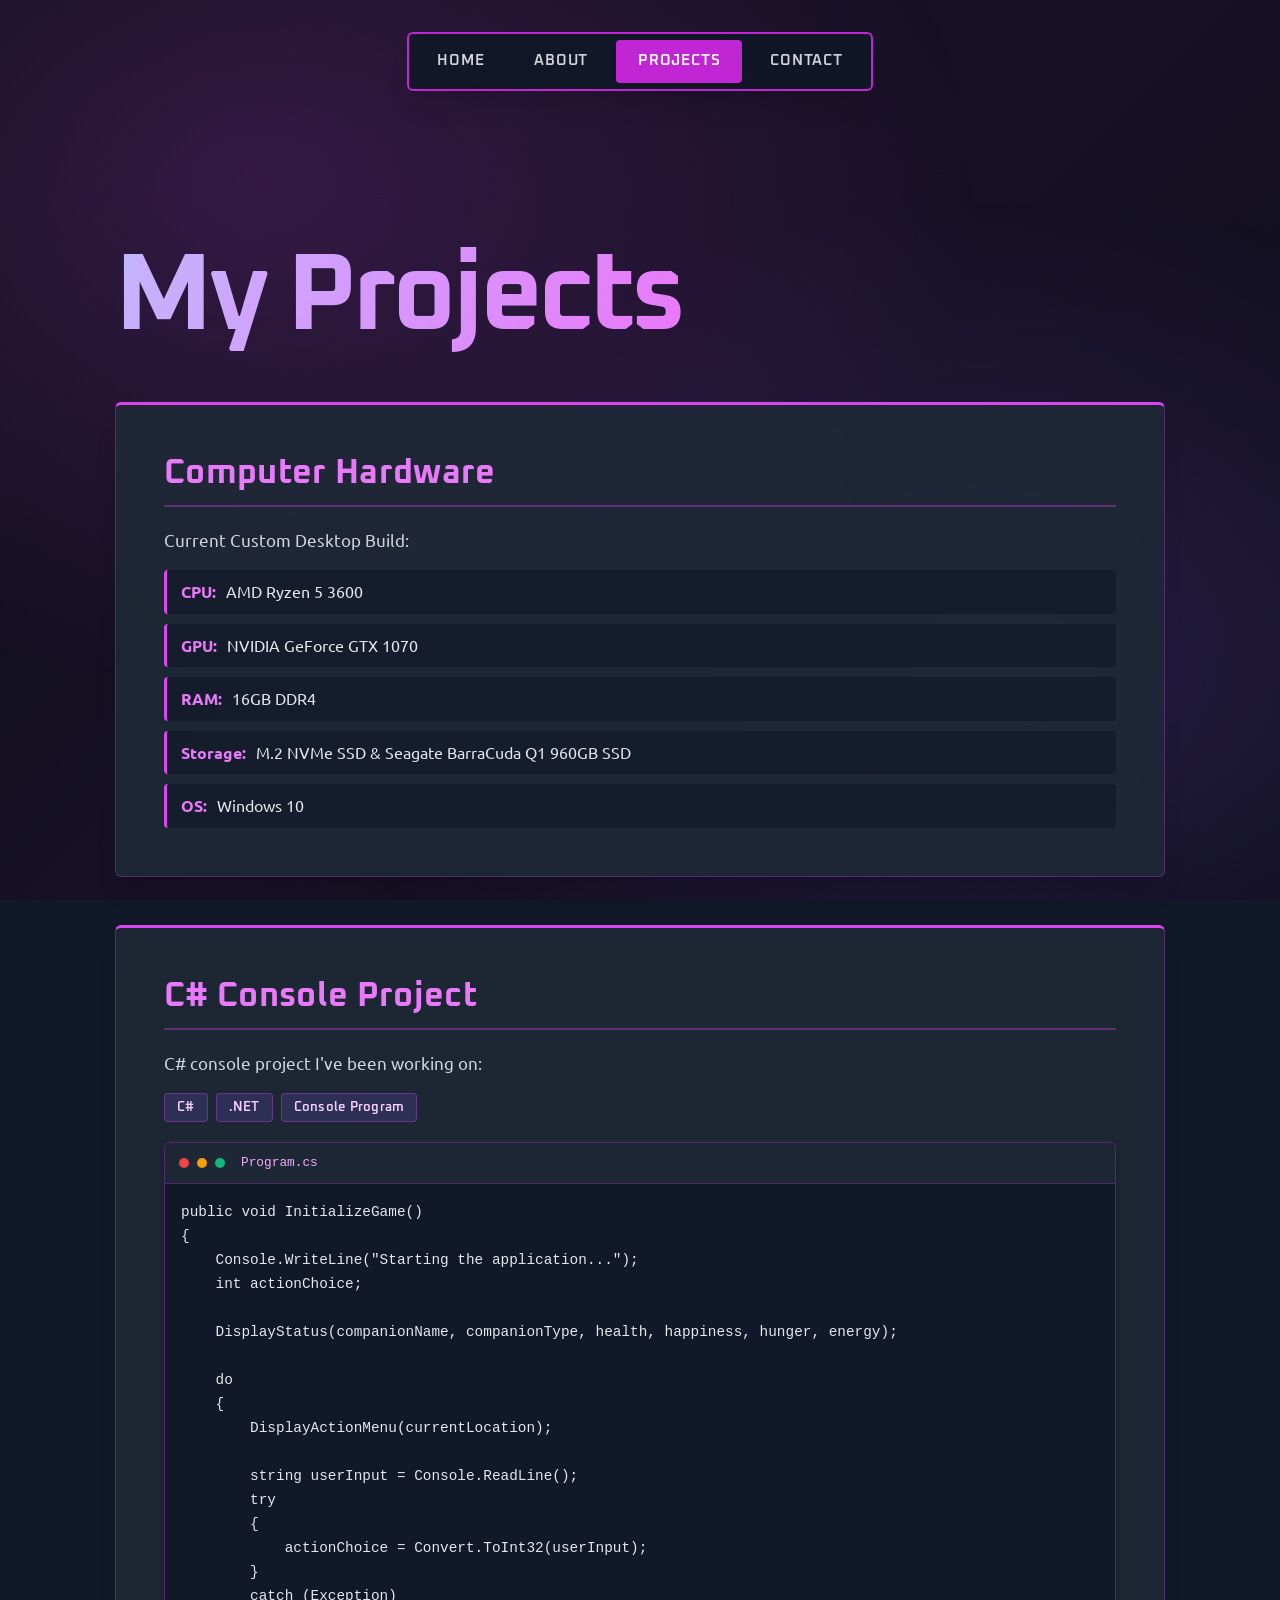
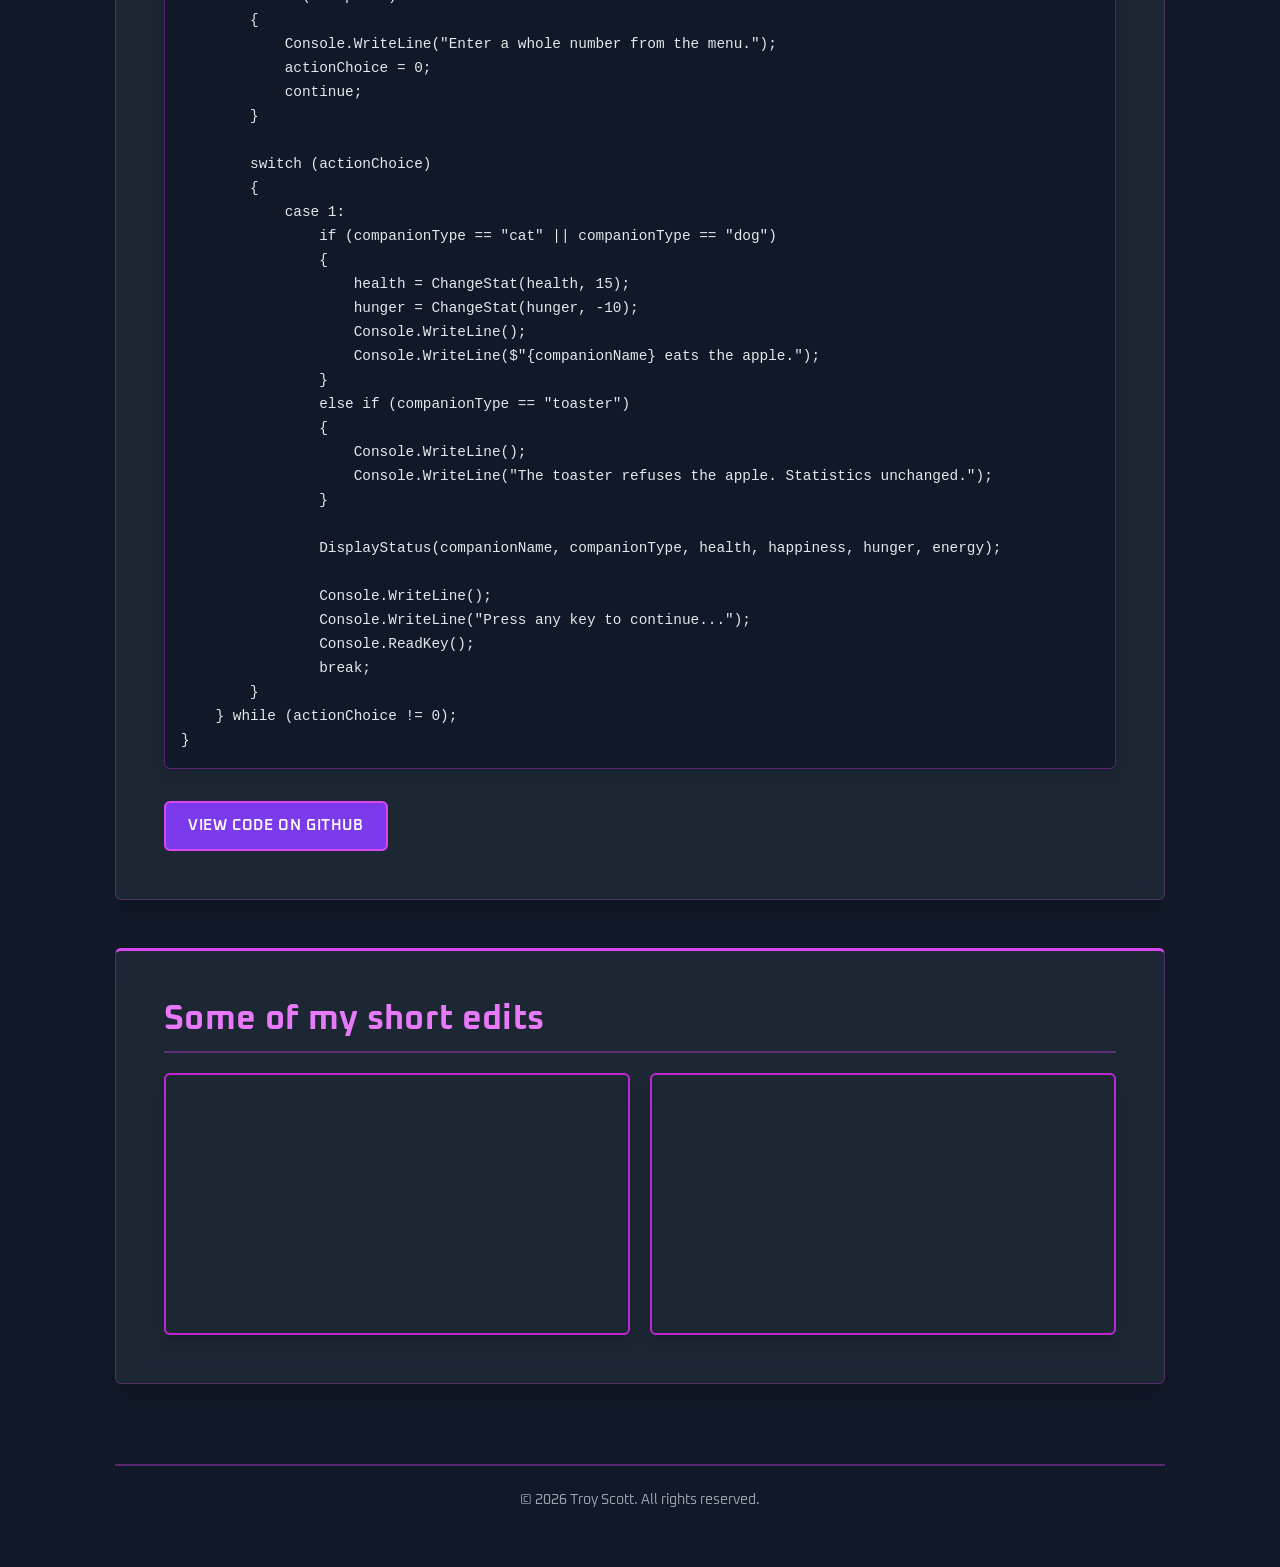
<file: projects.html>
<!DOCTYPE html>
<html lang="en">

<head>
    <meta charset="UTF-8">
    <meta name="viewport" content="width=device-width, initial-scale=1.0">
    <title>Projects | Troy Scott</title>
    <link rel="stylesheet" href="style.css?v=2">
</head>

<body>

    <nav>
        <ul>
            <li><a href="index.html">Home</a></li>
            <li><a href="about.html">About</a></li>
            <li><a href="projects.html" aria-current="page">Projects</a></li>
            <li><a href="contact.html">Contact</a></li>
        </ul>
    </nav>

    <main id="projects">

        <header>
            <h1>My Projects</h1>
        </header>

        <section class="card" id="hardware">
            <h2>Computer Hardware</h2>
            <p>Current Custom Desktop Build:</p>
            <ul>
                <li><strong>CPU:</strong> AMD Ryzen 5 3600</li>
                <li><strong>GPU:</strong> NVIDIA GeForce GTX 1070</li>
                <li><strong>RAM:</strong> 16GB DDR4</li>
                <li><strong>Storage:</strong> M.2 NVMe SSD &amp; Seagate BarraCuda Q1 960GB SSD</li>
                <li><strong>OS:</strong> Windows 10</li>
            </ul>
        </section>

        <section class="card" id="csharp-project">
            <h2>C# Console Project</h2>
            <p>C# console project I've been working on:</p>

            <ul class="tech-stack">
                <li>C#</li>
                <li>.NET</li>
                <li>Console Program</li>
            </ul>

            <div class="code-window">
                <div class="code-header">
                    <span class="dot red"></span>
                    <span class="dot yellow"></span>
                    <span class="dot green"></span>
                    <span class="filename">Program.cs</span>
                </div>
                <pre><code>public void InitializeGame()
{
    Console.WriteLine("Starting the application...");
    int actionChoice;

    DisplayStatus(companionName, companionType, health, happiness, hunger, energy);

    do
    {
        DisplayActionMenu(currentLocation);

        string userInput = Console.ReadLine();
        try
        {
            actionChoice = Convert.ToInt32(userInput);
        }
        catch (Exception)
        {
            Console.WriteLine("Enter a whole number from the menu.");
            actionChoice = 0;
            continue;
        }

        switch (actionChoice)
        {
            case 1:
                if (companionType == "cat" || companionType == "dog")
                {
                    health = ChangeStat(health, 15);
                    hunger = ChangeStat(hunger, -10);
                    Console.WriteLine();
                    Console.WriteLine($"{companionName} eats the apple.");
                }
                else if (companionType == "toaster")
                {
                    Console.WriteLine();
                    Console.WriteLine("The toaster refuses the apple. Statistics unchanged.");
                }

                DisplayStatus(companionName, companionType, health, happiness, hunger, energy);

                Console.WriteLine();
                Console.WriteLine("Press any key to continue...");
                Console.ReadKey();
                break;
        }
    } while (actionChoice != 0);
}</code></pre>
            </div>

            <a href="https://github.com/Katsssss-cpu" target="_blank" class="github-btn">View Code on GitHub</a>
        </section>

        <section class="card" id="video-edits">
            <h2>Some of my short edits</h2>

            <div class="video-gallery">
                <div class="video-container">
                    <iframe width="560" height="315" src="https://www.youtube.com/embed/rPc8ZiBsKzw?si=4Z843QOqMQ8Ko15G"
                        title="YouTube video player" frameborder="0"
                        allow="accelerometer; autoplay; clipboard-write; encrypted-media; gyroscope; picture-in-picture; web-share"
                        referrerpolicy="strict-origin-when-cross-origin" allowfullscreen></iframe>
                </div>

                <div class="video-container">
                    <iframe width="560" height="315" src="https://www.youtube.com/embed/_-D_Ou30-N0?si=0L7oUH0rD6YPNR25"
                        title="YouTube video player" frameborder="0"
                        allow="accelerometer; autoplay; clipboard-write; encrypted-media; gyroscope; picture-in-picture; web-share"
                        referrerpolicy="strict-origin-when-cross-origin" allowfullscreen></iframe>
                </div>
            </div>
        </section>

    </main>

    <footer>
        <p>&copy; 2026 Troy Scott. All rights reserved.</p>
    </footer>
</body>

</html>
</file>
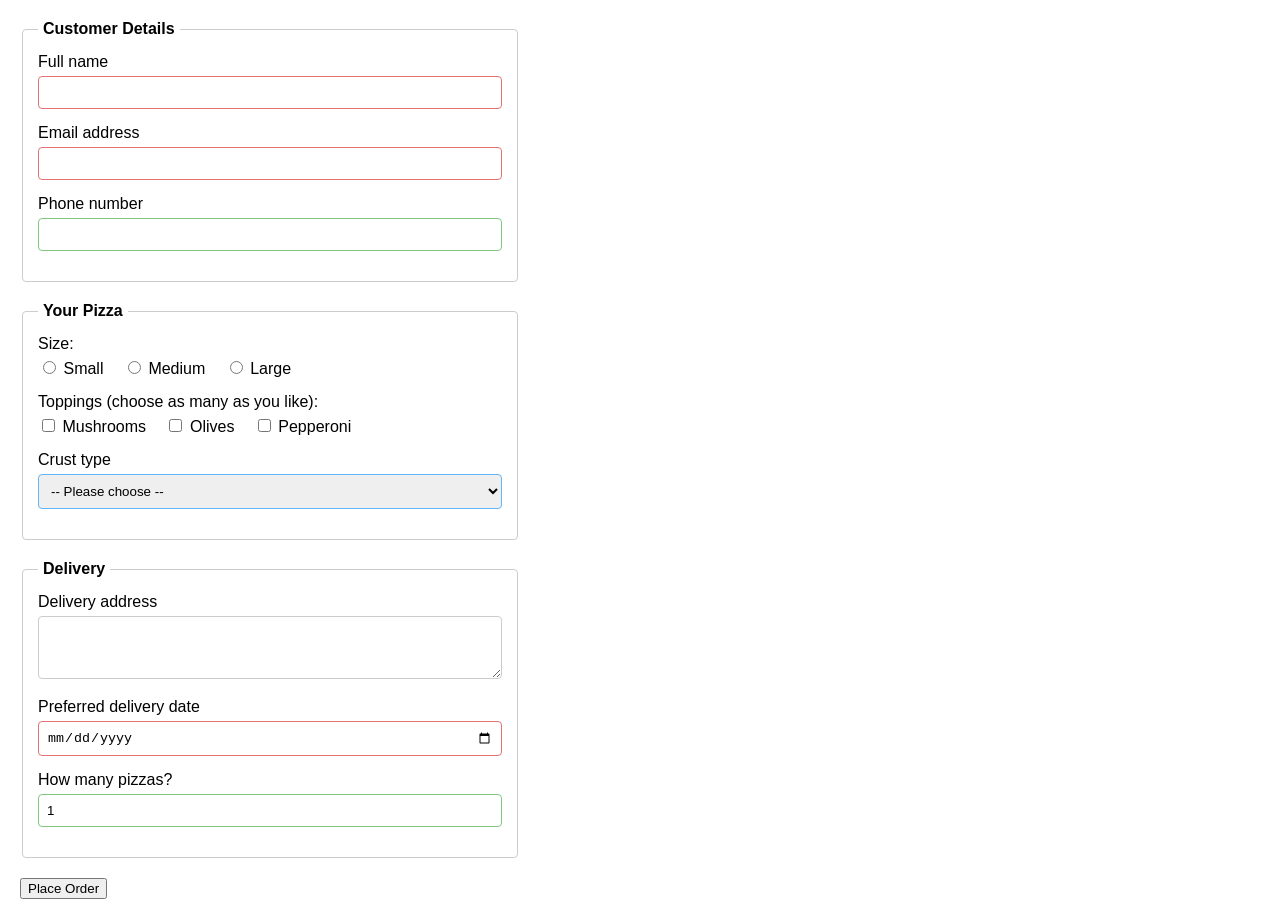
<file: class version/form.html>
<!DOCTYPE html>
<html lang="en">

<head>
    <meta charset="UTF-8">
    <meta name="viewport" content="width=device-width, initial-scale=1.0">
    <title>Pizza Order Form</title>
    <style>
        body {
            font-family: sans-serif;
            margin: 20px;
        }

        form {
            max-width: 500px;
        }

        fieldset {
            margin-bottom: 20px;
            border: 1px solid #ccc;
            border-radius: 4px;
            padding: 15px;
        }

        legend {
            font-weight: bold;
            padding: 0 5px;
        }

        .form-group {
            margin-bottom: 15px;
        }

        input[type="text"],
        input[type="email"],
        input[type="tel"],
        input[type="date"],
        input[type="number"],
        select,
        textarea {
            width: 100%;
            padding: 8px;
            margin-top: 5px;
            box-sizing: border-box;
            border: 1px solid #ccc;
            border-radius: 4px;
        }

        input[type="text"],
        input[type="email"],
        input[type="date"] {
            border-color: #e57373;
        }

        input[type="tel"],
        input[type="number"] {
            border-color: #81c784;
        }

        select {
            border-color: #64b5f6;
        }

        .inline-group {
            margin-top: 5px;
            margin-bottom: 15px;
        }

        .inline-group label {
            margin-right: 15px;
        }

        p {
            margin: 0 0 5px 0;
        }
    </style>
</head>

<body>

    <form action="index.html" method="POST">

        <fieldset>
            <legend>Customer Details</legend>

            <div class="form-group">
                <label for="fullName">Full name</label>
                <input type="text" id="fullName" name="fullName" required>
            </div>

            <div class="form-group">
                <label for="email">Email address</label>
                <input type="email" id="email" name="email" required>
            </div>

            <div class="form-group">
                <label for="phone">Phone number</label>
                <input type="tel" id="phone" name="phone">
            </div>
        </fieldset>

        <fieldset>
            <legend>Your Pizza</legend>

            <div>
                <p>Size:</p>
                <div class="inline-group">
                    <input type="radio" id="small" name="size" value="small">
                    <label for="small">Small</label>

                    <input type="radio" id="medium" name="size" value="medium">
                    <label for="medium">Medium</label>

                    <input type="radio" id="large" name="size" value="large">
                    <label for="large">Large</label>
                </div>
            </div>

            <div>
                <p>Toppings (choose as many as you like):</p>
                <div class="inline-group">
                    <input type="checkbox" id="mushrooms" name="toppings" value="mushrooms">
                    <label for="mushrooms">Mushrooms</label>

                    <input type="checkbox" id="olives" name="toppings" value="olives">
                    <label for="olives">Olives</label>

                    <input type="checkbox" id="pepperoni" name="toppings" value="pepperoni">
                    <label for="pepperoni">Pepperoni</label>
                </div>
            </div>

            <div class="form-group">
                <label for="crust">Crust type</label>
                <select id="crust" name="crust">
                    <option value="">-- Please choose --</option>
                    <option value="thin">Thin Crust</option>
                    <option value="thick">Thick Crust</option>
                    <option value="stuffed">Stuffed</option>
                </select>
            </div>
        </fieldset>

        <fieldset>
            <legend>Delivery</legend>

            <div class="form-group">
                <label for="address">Delivery address</label>
                <textarea id="address" name="address" rows="3"></textarea>
            </div>

            <div class="form-group">
                <label for="date">Preferred delivery date</label>
                <input type="date" id="date" name="date">
            </div>

            <div class="form-group">
                <label for="quantity">How many pizzas?</label>
                <input type="number" id="quantity" name="quantity" value="1" min="1">
            </div>
        </fieldset>

        <div>
            <button type="submit">Place Order</button>
        </div>

    </form>

</body>

</html>
</file>
<file: style.css>
@import url('https://fonts.googleapis.com/css?family=Ubuntu:300,400,500,700|Oxanium:200,300,400,500,600,700,800&display=swap');

:root {
    --font-sans: 'Ubuntu', system-ui, -apple-system, sans-serif;
    --font-serif: 'Oxanium', system-ui, -apple-system, sans-serif;
    --font-mono: Consolas, 'Courier New', monospace;

    --color-primary-100: #fae8ff;
    --color-primary-200: #f5d0fe;
    --color-primary-300: #f0abfc;
    --color-primary-400: #e879f9;
    --color-primary-500: #d946ef;
    --color-primary-600: #c026d3;
    --color-primary-700: #a21caf;

    --color-secondary-300: #c4b5fd;
    --color-secondary-400: #a78bfa;
    --color-secondary-500: #8b5cf6;
    --color-secondary-600: #7c3aed;

    --color-gray-200: #e5e7eb;
    --color-gray-300: #d1d5db;
    --color-gray-400: #9ca3af;
    --color-gray-600: #4b5563;
    --color-gray-900: #111827;
    --color-white: #fff;

    --radius-sm: 0.25rem;
    --radius-md: 0.375rem;

    --shadow-md: 0 4px 6px -1px rgb(0 0 0 / 0.1), 0 2px 4px -2px rgb(0 0 0 / 0.1);
    --shadow-lg: 0 10px 15px -3px rgb(0 0 0 / 0.1), 0 4px 6px -4px rgb(0 0 0 / 0.1);
    --shadow-xl: 0 20px 25px -5px rgb(0 0 0 / 0.1), 0 8px 10px -6px rgb(0 0 0 / 0.1);
    --shadow-2xl: 0 25px 50px -12px rgb(0 0 0 / 0.25);
}

*,
*::before,
*::after {
    box-sizing: border-box;
    margin: 0;
    padding: 0;
}

html {
    min-height: 100vh;
    line-height: 1.5;
    scroll-behavior: smooth;
    font-family: var(--font-sans);
}

body {
    min-height: 100vh;
    padding: 32px clamp(16px, 5vw, 96px);
    overflow-x: clip;
    background-color: var(--color-gray-900);
    color: var(--color-white);
    font-family: var(--font-sans);
    position: relative;
    isolation: isolate;
}

body::before {
    content: "";
    position: fixed;
    inset: 0;
    z-index: -2;
    pointer-events: none;
    background: linear-gradient(135deg, #0d0f1a 0%, #171126 50%, #0b0d17 100%);
}

body::after {
    content: "";
    position: fixed;
    inset: 0;
    z-index: -1;
    pointer-events: none;
    background:
        radial-gradient(ellipse at 20% 20%, rgba(217, 70, 239, 0.18), transparent 50%),
        radial-gradient(ellipse at 80% 75%, rgba(139, 92, 246, 0.18), transparent 50%);
}

h1,
h2,
h3,
h4,
h5,
h6 {
    font-family: var(--font-serif);
    font-weight: 700;
    line-height: 1.25;
    color: var(--color-primary-300);
}

a {
    color: inherit;
    text-decoration: inherit;
}

b,
strong {
    font-weight: 700;
    color: var(--color-primary-200);
}

code,
pre {
    font-family: var(--font-mono);
    font-size: 1em;
}

ol,
ul {
    list-style: none;
}

img,
svg,
video,
iframe {
    display: block;
}

img,
video {
    max-width: 100%;
    height: auto;
}

button,
input,
select,
textarea {
    font: inherit;
    color: inherit;
    background-color: transparent;
}

input[type="text"],
input[type="email"],
textarea,
select {
    background-color: rgba(17, 24, 39, 0.85);
    color: var(--color-white);
    border: 1px solid var(--color-gray-600);
    border-radius: var(--radius-md);
    padding: 0.65rem 0.85rem;
    font-size: 1rem;
    line-height: 1.5rem;
    transition: border-color 150ms ease, box-shadow 150ms ease;
}

input:focus,
textarea:focus,
select:focus {
    outline: 2px solid transparent;
    outline-offset: 2px;
    border-color: var(--color-primary-500);
    box-shadow: 0 0 0 2px rgba(217, 70, 239, 0.35);
}

::selection {
    background: var(--color-primary-500);
    color: var(--color-white);
}

a:focus-visible,
button:focus-visible {
    outline: 2px solid var(--color-primary-500);
    outline-offset: 4px;
    border-radius: var(--radius-sm);
}

nav {
    width: fit-content;
    max-width: 100%;
    margin: 0 auto;
    padding: 6px;
    border: 2px solid var(--color-primary-600);
    border-radius: var(--radius-md);
    background-color: rgba(17, 24, 39, 0.9);
    backdrop-filter: blur(16px);
    -webkit-backdrop-filter: blur(16px);
    box-shadow: var(--shadow-xl);
}

nav ul {
    display: flex;
    flex-wrap: wrap;
    justify-content: center;
    gap: 6px;
    padding: 0;
    margin: 0;
}

nav a {
    display: block;
    padding: 10px 22px;
    border-radius: var(--radius-sm);
    color: var(--color-gray-300);
    font-family: var(--font-serif);
    font-size: 0.95rem;
    font-weight: 600;
    text-transform: uppercase;
    letter-spacing: 0.05em;
    transition: color 150ms ease, background-color 150ms ease, box-shadow 150ms ease;
}

nav a:hover {
    color: var(--color-primary-300);
    background-color: rgba(217, 70, 239, 0.14);
}

nav a[aria-current="page"] {
    background-color: var(--color-primary-600);
    color: var(--color-white);
    box-shadow: var(--shadow-md);
}

main {
    max-width: min(1050px, 100%);
    width: 100%;
    margin: 0 auto;
    padding: clamp(56px, 10vw, 160px) 0 80px;
}

#projects {
    margin-top: 24px;
}

section {
    scroll-margin-top: 32px;
}

header h1 {
    max-width: 100%;
    margin: 0;
    font-family: var(--font-serif);
    font-size: clamp(2.2rem, 8.5vw, 7.5rem);
    font-weight: 700;
    line-height: 1.02;
    letter-spacing: -0.04em;
    text-wrap: balance;
    background: linear-gradient(115deg, var(--color-secondary-300) 0%, var(--color-primary-400) 55%, #f472b6 100%);
    background-clip: text;
    -webkit-background-clip: text;
    color: transparent;
    text-transform: capitalize;
}

header h1 span {
    background: linear-gradient(115deg, var(--color-primary-400), #ec4899);
    background-clip: text;
    -webkit-background-clip: text;
    color: transparent;
    border-bottom: 3px solid var(--color-primary-500);
    padding-bottom: 2px;
}

.status {
    display: inline-flex;
    align-items: center;
    gap: 12px;
    margin: 28px 0 0;
    padding: 10px 18px;
    border: 2px solid var(--color-primary-600);
    border-radius: var(--radius-md);
    background-color: rgba(217, 70, 239, 0.12);
    color: var(--color-primary-300);
    font-family: var(--font-serif);
    font-size: 0.9rem;
    font-weight: 600;
    letter-spacing: 0.025em;
}

.status::before {
    content: "";
    flex-shrink: 0;
    width: 8px;
    height: 8px;
    border-radius: 50%;
    background-color: var(--color-primary-500);
    box-shadow: 0 0 12px var(--color-primary-500);
    animation: pulse 2s ease-in-out infinite;
}

.quick-info-bar {
    display: flex;
    flex-wrap: wrap;
    gap: 12px;
    margin-top: 24px;
}

.quick-info-item {
    display: inline-flex;
    align-items: center;
    gap: 8px;
    padding: 8px 16px;
    background-color: rgba(31, 41, 55, 0.85);
    border: 1px solid rgba(217, 70, 239, 0.3);
    border-radius: var(--radius-md);
    font-size: 0.875rem;
    color: var(--color-gray-200);
    transition: border-color 150ms ease, background-color 150ms ease;
}

.quick-info-item:hover {
    border-color: var(--color-primary-500);
    background-color: rgba(31, 41, 55, 1);
}

.quick-info-item svg {
    color: var(--color-primary-400);
    flex-shrink: 0;
}

.quick-info-item a {
    color: inherit;
    text-decoration: none;
}

.quick-info-item a:hover {
    color: var(--color-primary-300);
    text-decoration: underline;
}

.nav-cards {
    display: flex;
    flex-direction: column;
    gap: 20px;
    margin-top: 56px;
}

.nav-card {
    position: relative;
    overflow: hidden;
    display: flex;
    align-items: center;
    gap: 24px;
    padding: clamp(24px, 4vw, 36px);
    border: 1px solid rgba(217, 70, 239, 0.3);
    border-left: 4px solid var(--color-primary-500);
    border-radius: var(--radius-md);
    background-color: rgba(31, 41, 55, 0.88);
    backdrop-filter: blur(12px);
    -webkit-backdrop-filter: blur(12px);
    box-shadow: var(--shadow-xl);
    text-decoration: none;
    color: var(--color-white);
    transition: transform 200ms ease, border-color 200ms ease, background-color 200ms ease, box-shadow 200ms ease;
}

@media (hover: hover) {
    .nav-card:hover {
        transform: translateY(-4px);
        border-color: var(--color-primary-500);
        background-color: rgba(31, 41, 55, 0.98);
        box-shadow: var(--shadow-2xl);
    }

    .nav-card:hover .nav-card-icon {
        background-color: var(--color-primary-500);
        color: var(--color-white);
    }

    .nav-card:hover .nav-card-arrow {
        transform: translateX(5px);
        color: var(--color-primary-400);
    }
}

.nav-card-icon {
    flex-shrink: 0;
    width: 56px;
    height: 56px;
    border-radius: var(--radius-md);
    background-color: rgba(217, 70, 239, 0.14);
    border: 1px solid var(--color-primary-600);
    display: flex;
    align-items: center;
    justify-content: center;
    color: var(--color-primary-400);
    transition: background-color 200ms ease, color 200ms ease;
}

.nav-card-body {
    flex: 1;
    min-width: 0;
}

.nav-card-body h2 {
    margin: 0 0 6px;
    font-family: var(--font-serif);
    font-size: clamp(1.35rem, 2.5vw, 1.75rem);
    font-weight: 700;
    color: var(--color-primary-300);
}

.nav-card-body p {
    margin: 0;
    font-size: 1rem;
    color: var(--color-gray-300);
    line-height: 1.6;
}

.nav-card-arrow {
    flex-shrink: 0;
    color: var(--color-gray-400);
    transition: transform 200ms ease, color 200ms ease;
}

.card {
    position: relative;
    overflow: hidden;
    margin-top: 48px;
    padding: clamp(24px, 4.5vw, 48px);
    border: 1px solid rgba(217, 70, 239, 0.28);
    border-top: 3px solid var(--color-primary-500);
    border-radius: var(--radius-md);
    background-color: rgba(31, 41, 55, 0.88);
    backdrop-filter: blur(12px);
    -webkit-backdrop-filter: blur(12px);
    box-shadow: var(--shadow-xl);
    transition: transform 200ms ease, border-color 200ms ease, box-shadow 200ms ease;
}

@media (hover: hover) {
    .card:hover {
        transform: translateY(-3px);
        border-color: var(--color-primary-500);
        box-shadow: var(--shadow-2xl);
    }
}

.card h2 {
    margin: 0 0 18px;
    padding-bottom: 10px;
    border-bottom: 2px solid rgba(217, 70, 239, 0.35);
    font-family: var(--font-serif);
    font-size: clamp(1.5rem, 3vw, 2.1rem);
    font-weight: 700;
    color: var(--color-primary-400);
    letter-spacing: 0.01em;
}

.card p {
    max-width: min(65ch, 100%);
    margin: 12px 0 0;
    color: var(--color-gray-300);
    font-size: 1.05rem;
    line-height: 1.75;
}

.card a:not(.download-btn):not(.secondary-btn):not(.portfolio-btn):not(.github-btn) {
    color: var(--color-primary-400);
    text-decoration: underline;
    text-decoration-color: rgba(217, 70, 239, 0.45);
    text-underline-offset: 4px;
    transition: color 150ms ease, text-decoration-color 150ms ease;
}

.card a:not(.download-btn):not(.secondary-btn):not(.portfolio-btn):not(.github-btn):hover {
    color: var(--color-primary-300);
    text-decoration-color: var(--color-primary-300);
}

#hardware ul {
    margin-top: 16px;
    display: flex;
    flex-direction: column;
    gap: 10px;
}

#hardware li {
    padding: 10px 14px;
    background-color: rgba(17, 24, 39, 0.65);
    border-left: 3px solid var(--color-primary-500);
    border-radius: var(--radius-sm);
    color: var(--color-gray-200);
    font-size: 0.98rem;
}

#hardware li strong {
    color: var(--color-primary-400);
    margin-right: 6px;
}

.skills-grid {
    display: grid;
    grid-template-columns: repeat(2, 1fr);
    gap: 20px;
    margin-top: 24px;
}

.skill-card {
    background-color: rgba(17, 24, 39, 0.75);
    border: 1px solid rgba(217, 70, 239, 0.25);
    border-radius: var(--radius-md);
    padding: 24px;
    display: flex;
    flex-direction: column;
    justify-content: space-between;
    transition: transform 200ms ease, border-color 200ms ease, box-shadow 200ms ease;
}

.skill-card:hover {
    transform: translateY(-3px);
    border-color: var(--color-primary-500);
    box-shadow: var(--shadow-lg);
}

.skill-card-top {
    margin-bottom: 14px;
}

.skill-card-header {
    display: flex;
    align-items: center;
    gap: 12px;
    margin-bottom: 12px;
}

.skill-icon-wrapper {
    width: 40px;
    height: 40px;
    border-radius: var(--radius-sm);
    background-color: rgba(217, 70, 239, 0.15);
    border: 1px solid var(--color-primary-600);
    display: flex;
    align-items: center;
    justify-content: center;
    color: var(--color-primary-400);
    flex-shrink: 0;
}

.skill-card h3 {
    margin: 0;
    font-family: var(--font-serif);
    font-size: 1.15rem;
    font-weight: 700;
    color: var(--color-primary-300);
}

.skill-card p {
    font-size: 0.94rem;
    line-height: 1.65;
    color: var(--color-gray-300);
    margin: 0;
    max-width: 100%;
}

.skill-card .tech-stack {
    margin: 16px 0 0;
}

.tech-stack {
    display: flex;
    gap: 8px;
    list-style: none;
    padding: 0;
    margin: 16px 0;
    flex-wrap: wrap;
}

.tech-stack li {
    background-color: rgba(139, 92, 246, 0.16);
    color: var(--color-primary-200);
    border: 1px solid rgba(217, 70, 239, 0.35);
    padding: 4px 12px;
    border-radius: var(--radius-sm);
    font-family: var(--font-serif);
    font-size: 0.8rem;
    font-weight: 600;
    letter-spacing: 0.02em;
}

.timeline {
    position: relative;
    margin-top: 28px;
    padding-left: 28px;
    border-left: 2px solid var(--color-primary-600);
    display: flex;
    flex-direction: column;
    gap: 36px;
}

.timeline-item {
    position: relative;
}

.timeline-item::before {
    content: "";
    position: absolute;
    left: -35px;
    top: 6px;
    width: 12px;
    height: 12px;
    border-radius: 50%;
    background-color: var(--color-secondary-500);
    border: 2px solid var(--color-primary-400);
    box-shadow: 0 0 8px rgba(217, 70, 239, 0.45);
}

.timeline-item.active-item::before {
    background-color: var(--color-primary-500);
    border-color: var(--color-primary-100);
    box-shadow: 0 0 12px var(--color-primary-500);
}

.timeline-header {
    display: flex;
    flex-wrap: wrap;
    align-items: baseline;
    justify-content: space-between;
    gap: 10px;
    margin-bottom: 4px;
}

.timeline-role {
    font-family: var(--font-serif);
    font-size: 1.25rem;
    font-weight: 700;
    color: var(--color-primary-300);
    margin: 0;
}

.timeline-meta {
    display: flex;
    align-items: center;
    gap: 8px;
}

.timeline-date {
    display: inline-block;
    padding: 4px 12px;
    border-radius: var(--radius-sm);
    font-family: var(--font-serif);
    font-size: 0.8rem;
    font-weight: 600;
    background-color: rgba(139, 92, 246, 0.22);
    color: var(--color-primary-300);
    border: 1px solid var(--color-primary-700);
    white-space: nowrap;
}

.timeline-date.current {
    background-color: var(--color-primary-600);
    color: var(--color-white);
    border-color: var(--color-primary-400);
    font-weight: 700;
}

.timeline-company {
    display: flex;
    align-items: center;
    flex-wrap: wrap;
    gap: 8px;
    color: var(--color-secondary-400);
    font-size: 0.95rem;
    font-weight: 500;
    margin: 0 0 12px;
}

.timeline-location {
    color: var(--color-gray-400);
    font-size: 0.85rem;
    font-weight: 400;
}

.timeline-desc {
    font-size: 0.95rem;
    line-height: 1.7;
    color: var(--color-gray-300);
    margin: 0;
    max-width: 100%;
}

.timeline-tags {
    display: flex;
    flex-wrap: wrap;
    gap: 8px;
    margin: 14px 0 0;
    padding: 0;
    list-style: none;
}

.timeline-tags li {
    background-color: rgba(17, 24, 39, 0.8);
    border: 1px solid rgba(217, 70, 239, 0.3);
    color: var(--color-gray-200);
    padding: 4px 10px;
    border-radius: var(--radius-sm);
    font-size: 0.78rem;
    font-weight: 500;
}

.cv-callout-actions {
    display: flex;
    flex-wrap: wrap;
    gap: 14px;
    margin-top: 24px;
}

.download-btn,
.portfolio-btn {
    display: inline-flex;
    align-items: center;
    justify-content: center;
    gap: 10px;
    background-color: var(--color-primary-600);
    color: var(--color-white);
    padding: 12px 24px;
    border: 2px solid var(--color-primary-500);
    border-radius: var(--radius-md);
    font-family: var(--font-serif);
    font-size: 0.95rem;
    font-weight: 700;
    text-transform: uppercase;
    letter-spacing: 0.04em;
    cursor: pointer;
    text-decoration: none;
    box-shadow: var(--shadow-md);
    transition: background-color 150ms ease, border-color 150ms ease, color 150ms ease, transform 150ms ease;
}

.download-btn:hover,
.portfolio-btn:hover {
    background-color: var(--color-primary-500);
    border-color: var(--color-primary-400);
    color: var(--color-white);
    transform: translateY(-2px);
}

.download-btn svg {
    flex-shrink: 0;
}

.secondary-btn,
.github-btn {
    display: inline-flex;
    align-items: center;
    justify-content: center;
    gap: 8px;
    background-color: var(--color-secondary-600);
    color: var(--color-white);
    border: 2px solid var(--color-primary-500);
    padding: 12px 22px;
    border-radius: var(--radius-md);
    font-family: var(--font-serif);
    font-size: 0.95rem;
    font-weight: 600;
    text-transform: uppercase;
    letter-spacing: 0.04em;
    text-decoration: none;
    transition: background-color 150ms ease, border-color 150ms ease, transform 150ms ease;
}

.github-btn {
    margin-top: 12px;
}

.secondary-btn:hover,
.github-btn:hover {
    background-color: var(--color-secondary-500);
    border-color: var(--color-primary-300);
    color: var(--color-white);
    transform: translateY(-2px);
}

.code-window {
    background-color: var(--color-gray-900);
    border: 1px solid rgba(217, 70, 239, 0.35);
    border-radius: var(--radius-md);
    margin: 20px 0;
    box-shadow: var(--shadow-lg);
    overflow: hidden;
}

.code-header {
    background-color: rgba(31, 41, 55, 0.95);
    border-bottom: 1px solid rgba(217, 70, 239, 0.25);
    padding: 10px 14px;
    display: flex;
    align-items: center;
    gap: 8px;
}

.dot {
    width: 10px;
    height: 10px;
    border-radius: 50%;
}

.dot.red {
    background-color: #ef4444;
}

.dot.yellow {
    background-color: #f59e0b;
}

.dot.green {
    background-color: #10b981;
}

.filename {
    color: var(--color-primary-300);
    font-size: 0.8rem;
    margin-left: 8px;
    font-family: var(--font-mono);
}

.code-window pre {
    margin: 0;
    padding: 16px;
    overflow-x: auto;
}

.code-window code {
    color: var(--color-gray-200);
    font-family: var(--font-mono);
    font-size: 0.9rem;
    line-height: 1.5;
}

.video-gallery {
    display: flex;
    flex-direction: row;
    gap: 20px;
    flex-wrap: wrap;
    margin-top: 20px;
}

.video-container {
    flex: 1 1 calc(50% - 10px);
    min-width: 250px;
}

.video-container iframe {
    width: 100%;
    height: auto;
    aspect-ratio: 16 / 9;
    border-radius: var(--radius-md);
    border: 2px solid var(--color-primary-600);
    box-shadow: var(--shadow-lg);
}

.contact-form {
    margin-top: 24px;
}

.form-group {
    margin-bottom: 20px;
}

.form-group label {
    display: block;
    margin-bottom: 8px;
    font-family: var(--font-serif);
    font-weight: 600;
    color: var(--color-primary-300);
    letter-spacing: 0.02em;
}

.form-input {
    width: 100%;
}

textarea.form-input {
    resize: vertical;
}

.contact-list {
    list-style-type: none;
    padding-left: 0;
    margin-top: 20px;
    display: flex;
    flex-direction: column;
    gap: 12px;
}

.contact-list li {
    padding: 10px 14px;
    background-color: rgba(17, 24, 39, 0.65);
    border-left: 3px solid var(--color-primary-500);
    border-radius: var(--radius-sm);
    color: var(--color-gray-200);
}

.contact-list strong {
    display: inline-block;
    width: 90px;
    font-family: var(--font-serif);
    color: var(--color-primary-400);
}

footer {
    max-width: min(1050px, 100%);
    width: 100%;
    margin: 0 auto;
    padding: 24px 0;
    border-top: 2px solid rgba(217, 70, 239, 0.35);
    color: var(--color-gray-400);
    font-family: var(--font-serif);
    font-size: 0.85rem;
    text-align: center;
}

@media (max-width: 640px) {
    .timeline {
        padding-left: 20px;
    }

    .timeline-item::before {
        left: -27px;
    }

    .skills-grid {
        grid-template-columns: 1fr;
    }
}

@media (max-width: 480px) {
    nav a {
        padding: 8px 12px;
        font-size: 0.8rem;
    }

    .status {
        font-size: 0.78rem;
    }

    .card {
        padding: clamp(18px, 5vw, 28px);
    }

    .card h2 {
        font-size: clamp(1.3rem, 5vw, 1.75rem);
    }

    header h1 {
        font-size: clamp(2rem, 10vw, 3.25rem);
    }

    .cv-callout-actions {
        flex-direction: column;
        align-items: stretch;
    }

    .download-btn,
    .secondary-btn,
    .portfolio-btn {
        width: 100%;
        justify-content: center;
    }

    .quick-info-bar {
        flex-direction: column;
        align-items: flex-start;
    }

    .nav-card {
        gap: 16px;
    }

    .nav-card-icon {
        width: 44px;
        height: 44px;
    }

    .nav-card-icon svg {
        width: 22px;
        height: 22px;
    }

    .nav-card-arrow {
        display: none;
    }
}

@keyframes pulse {
    50% {
        opacity: 0.5;
    }
}
</file>
